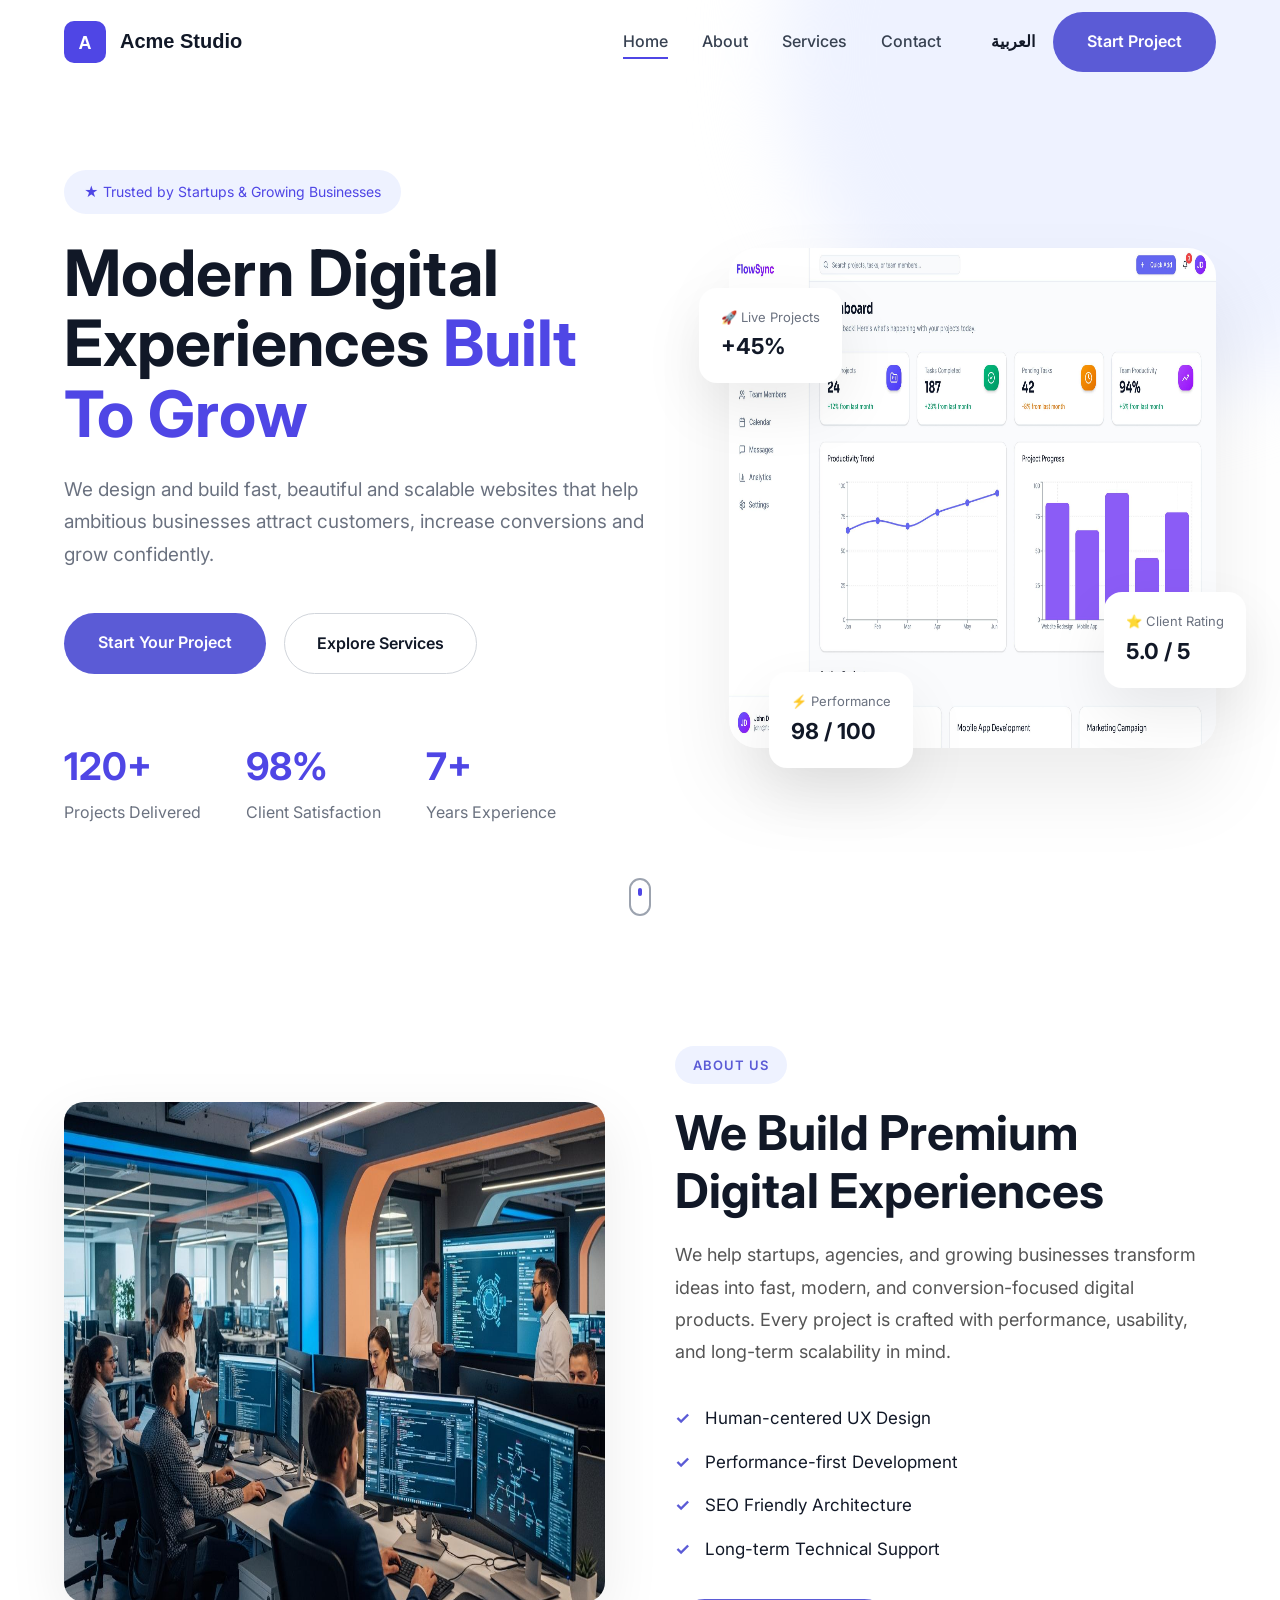
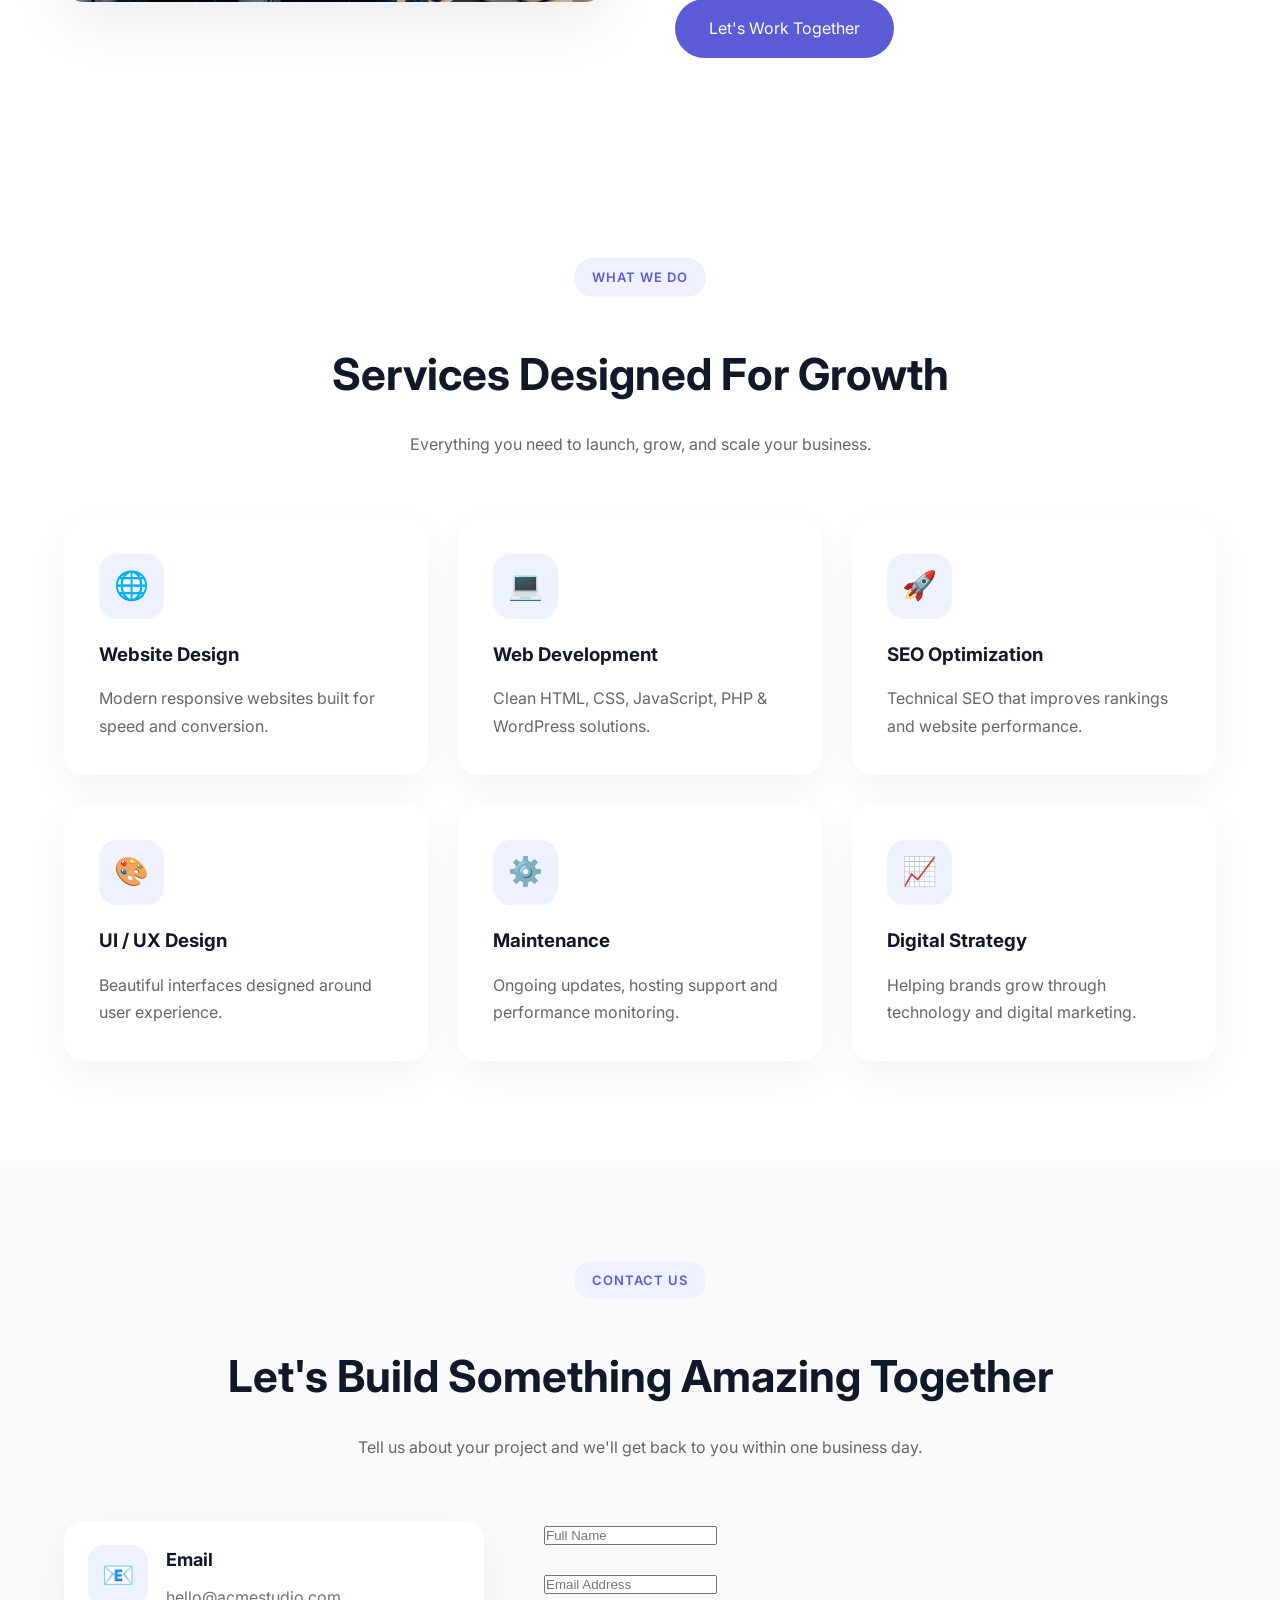
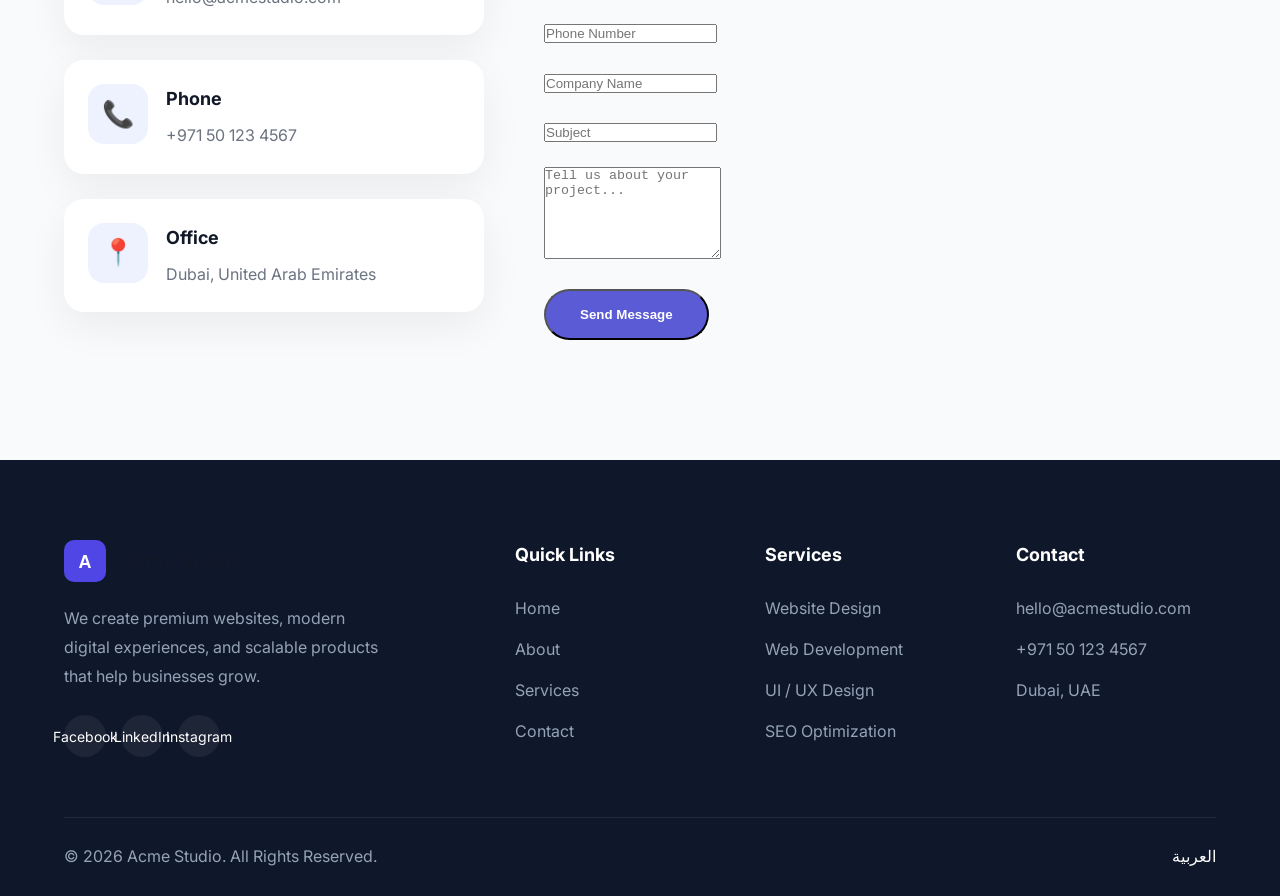
<file: index.html>
<!doctype html>
<html lang="en" dir="ltr">
<head>
  <meta charset="utf-8" />
  <meta name="viewport" content="width=device-width, initial-scale=1, viewport-fit=cover" />
  <meta name="theme-color" content="#0b0f19" />
  <title>Acme Studio — Modern Digital Solutions</title>
  <meta name="description" content="Acme Studio designs and builds premium digital products, websites and brand systems for ambitious companies." />
  <meta property="og:title" content="Acme Studio — Modern Digital Solutions" />
  <meta property="og:description" content="Premium digital products, websites and brand systems." />
  <meta property="og:type" content="website" />
  <meta name="twitter:card" content="summary_large_image" />
  <link rel="icon" href="assets/favicon.svg" type="image/svg+xml">
  <link rel="preconnect" href="https://fonts.googleapis.com" />
  <link rel="preconnect" href="https://fonts.gstatic.com" crossorigin />
  <link rel="stylesheet" href="https://fonts.googleapis.com/css2?family=Inter:wght@400;500;600;700;800&family=Space+Grotesk:wght@500;600;700&display=swap" />
  <link rel="stylesheet" href="style.css">
</head>
<header class="header" id="header">

        <div class="container header-container">

            <!-- Logo -->

            <a href="#" class="logo">

                <img src="assets/logo.svg" alt="Acme Studio">

            </a>

            <!-- Navigation -->

            <nav class="navbar" id="navbar">

                <ul class="nav-menu">

                    <li>
                        <a href="#home" class="active">Home</a>
                    </li>

                    <li>
                        <a href="#about">About</a>
                    </li>

                    <li>
                        <a href="#services">Services</a>
                    </li>

                    <li>
                        <a href="#contact">Contact</a>
                    </li>

                </ul>

                <div class="nav-right">

                    <a href="ar/index.html" class="lang-btn">

                        العربية

                    </a>

                    <a href="#contact" class="btn btn-primary">

                        Start Project

                    </a>

                </div>

            </nav>

            <!-- Mobile Toggle -->

            <button class="menu-toggle" id="menuToggle">

                <span></span>
                <span></span>
                <span></span>

            </button>

        </div>

    </header>





    <!-- ================= HERO ================= -->

    <section class="hero" id="home">

        <div class="container hero-grid">

            <!-- LEFT -->

            <div class="hero-content">

                <span class="hero-tag">

                    ★ Trusted by Startups & Growing Businesses

                </span>

                <h1>

                    Modern Digital Experiences

                    <span>

                        Built To Grow

                    </span>

                </h1>

                <p>

                    We design and build fast, beautiful and scalable websites
                    that help ambitious businesses attract customers, increase
                    conversions and grow confidently.

                </p>

                <div class="hero-buttons">

                    <a href="#contact" class="btn btn-primary">

                        Start Your Project

                    </a>

                    <a href="#services" class="btn btn-outline">

                        Explore Services

                    </a>

                </div>

                <!-- Stats -->

                <div class="hero-stats">

                    <div class="stat">

                        <h3>

                            120+

                        </h3>

                        <span>

                            Projects Delivered

                        </span>

                    </div>

                    <div class="stat">

                        <h3>

                            98%

                        </h3>

                        <span>

                            Client Satisfaction

                        </span>

                    </div>

                    <div class="stat">

                        <h3>

                            7+

                        </h3>

                        <span>

                            Years Experience

                        </span>

                    </div>

                </div>

            </div>

            <!-- RIGHT -->

            <div class="hero-image">

                <img src="assets/hero-dashboard.png"
                    alt="Digital Dashboard">

                <!-- Floating Card -->

                <div class="floating-card card-one">

                    <span>

                        🚀 Live Projects

                    </span>

                    <strong>

                        +45%

                    </strong>

                </div>

                <div class="floating-card card-two">

                    <span>

                        ⭐ Client Rating

                    </span>

                    <strong>

                        5.0 / 5

                    </strong>

                </div>

                <div class="floating-card card-three">

                    <span>

                        ⚡ Performance

                    </span>

                    <strong>

                        98 / 100

                    </strong>

                </div>

            </div>

        </div>

        <!-- Scroll Indicator -->

        <a href="#about" class="scroll-down">

            <span></span>

        </a>

    </section>


    <!-- ABOUT -->
    <!-- =========================
ABOUT SECTION
========================= -->

<section class="about section" id="about">

    <div class="container about-grid">

        <div class="about-image">

            <img src="assets/about.jpg"
                alt="Acme Studio Team">

        </div>

        <div class="about-content">

            <span class="section-tag">
                ABOUT US
            </span>

            <h2>
                We Build Premium Digital Experiences
            </h2>

            <p>
                We help startups, agencies, and growing businesses transform
                ideas into fast, modern, and conversion-focused digital products.
                Every project is crafted with performance, usability, and long-term
                scalability in mind.
            </p>

            <ul class="about-list">

                <li>Human-centered UX Design</li>

                <li>Performance-first Development</li>

                <li>SEO Friendly Architecture</li>

                <li>Long-term Technical Support</li>

            </ul>

            <a href="#contact" class="btn-primary">
                Let's Work Together
            </a>

        </div>

    </div>

</section>





<!-- =========================
SERVICE OVERVIEW
========================= -->

<section class="services section" id="services">

    <div class="container">

        <div class="section-title">

            <span class="section-tag">

                WHAT WE DO

            </span>

            <h2>

                Services Designed For Growth

            </h2>

            <p>

                Everything you need to launch, grow, and scale your business.

            </p>

        </div>

        <div class="service-grid">

            <div class="service-card">

                <div class="icon">
                    🌐
                </div>

                <h3>
                    Website Design
                </h3>

                <p>
                    Modern responsive websites built for speed and conversion.
                </p>

            </div>

            <div class="service-card">

                <div class="icon">
                    💻
                </div>

                <h3>
                    Web Development
                </h3>

                <p>
                    Clean HTML, CSS, JavaScript, PHP & WordPress solutions.
                </p>

            </div>

            <div class="service-card">

                <div class="icon">
                    🚀
                </div>

                <h3>
                    SEO Optimization
                </h3>

                <p>
                    Technical SEO that improves rankings and website performance.
                </p>

            </div>

            <div class="service-card">

                <div class="icon">
                    🎨
                </div>

                <h3>
                    UI / UX Design
                </h3>

                <p>
                    Beautiful interfaces designed around user experience.
                </p>

            </div>

            <div class="service-card">

                <div class="icon">
                    ⚙️
                </div>

                <h3>
                    Maintenance
                </h3>

                <p>
                    Ongoing updates, hosting support and performance monitoring.
                </p>

            </div>

            <div class="service-card">

                <div class="icon">
                    📈
                </div>

                <h3>
                    Digital Strategy
                </h3>

                <p>
                    Helping brands grow through technology and digital marketing.
                </p>

            </div>

        </div>

    </div>

</section>

    <!-- CONTACT -->
 <!-- =========================
CONTACT SECTION
========================= -->

<section class="contact section" id="contact">

    <div class="container">

        <div class="section-title">

            <span class="section-tag">
                CONTACT US
            </span>

            <h2>
                Let's Build Something Amazing Together
            </h2>

            <p>
                Tell us about your project and we'll get back to you within one business day.
            </p>

        </div>

        <div class="contact-grid">

            <!-- Contact Information -->

            <div class="contact-info">

                <div class="info-card">

                    <div class="info-icon">
                        📧
                    </div>

                    <div>

                        <h4>Email</h4>

                        <a href="mailto:hello@acmestudio.com">
                            hello@acmestudio.com
                        </a>

                    </div>

                </div>

                <div class="info-card">

                    <div class="info-icon">
                        📞
                    </div>

                    <div>

                        <h4>Phone</h4>

                        <a href="tel:+971501234567">
                            +971 50 123 4567
                        </a>

                    </div>

                </div>

                <div class="info-card">

                    <div class="info-icon">
                        📍
                    </div>

                    <div>

                        <h4>Office</h4>

                        <p>
                            Dubai, United Arab Emirates
                        </p>

                    </div>

                </div>

            </div>

            <!-- Contact Form -->

          <form
              id="contactForm"
              action="contact.php"
              method="POST">

                <div class="input-group">

                    <input
                        type="text"
                        name="name"
                        placeholder="Full Name"
                        required>

                </div>

                <div class="input-group">

                    <input
                        type="email"
                        name="email"
                        placeholder="Email Address"
                        required>

                </div>

                <div class="input-group">

                    <input
                        type="tel"
                        name="phone"
                        placeholder="Phone Number">

                </div>

                <div class="input-group">

                    <input
                        type="text"
                        name="company"
                        placeholder="Company Name">

                </div>

                <div class="input-group">

                    <input
                        type="text"
                        name="subject"
                        placeholder="Subject"
                        required>

                </div>

                <div class="input-group">

                    <textarea
                        name="message"
                        rows="6"
                        placeholder="Tell us about your project..."
                        required></textarea>

                </div>

                <input type="hidden" name="lang" value="en">

                <button
                    type="submit"
                    class="btn btn-primary">

                    Send Message

                </button>

                <p class="form-status"></p>

            </form>

        </div>

    </div>

</section>

 <!-- =========================
FOOTER
========================= -->

<footer class="footer">

    <div class="container">

        <div class="footer-grid">

            <!-- Brand -->

            <div class="footer-brand">

                <img
                    src="assets/logo.svg"
                    alt="Acme Studio">

                <p>

                    We create premium websites, modern digital experiences,
                    and scalable products that help businesses grow.

                </p>

                <div class="social-links">

                    <a href="#" aria-label="Facebook">
                        Facebook
                    </a>

                    <a href="#" aria-label="LinkedIn">
                        LinkedIn
                    </a>

                    <a href="#" aria-label="Instagram">
                        Instagram
                    </a>

                </div>

            </div>

            <!-- Quick Links -->

            <div class="footer-links">

                <h4>
                    Quick Links
                </h4>

                <ul>

                    <li>
                        <a href="#home">Home</a>
                    </li>

                    <li>
                        <a href="#about">About</a>
                    </li>

                    <li>
                        <a href="#services">Services</a>
                    </li>

                    <li>
                        <a href="#contact">Contact</a>
                    </li>

                </ul>

            </div>

            <!-- Services -->

            <div class="footer-links">

                <h4>
                    Services
                </h4>

                <ul>

                    <li>
                        <a href="#">
                            Website Design
                        </a>
                    </li>

                    <li>
                        <a href="#">
                            Web Development
                        </a>
                    </li>

                    <li>
                        <a href="#">
                            UI / UX Design
                        </a>
                    </li>

                    <li>
                        <a href="#">
                            SEO Optimization
                        </a>
                    </li>

                </ul>

            </div>

            <!-- Contact -->

            <div class="footer-links">

                <h4>
                    Contact
                </h4>

                <ul>

                    <li>
                        hello@acmestudio.com
                    </li>

                    <li>
                        +971 50 123 4567
                    </li>

                    <li>
                        Dubai, UAE
                    </li>

                </ul>

            </div>

        </div>

        <div class="footer-bottom">

            <p>

                © 2026 Acme Studio. All Rights Reserved.

            </p>

            <a href="ar/index.html">

                العربية

            </a>

        </div>

    </div>

</footer>

  <script src="js/script.js" defer></script>
</body>
</html>
</file>
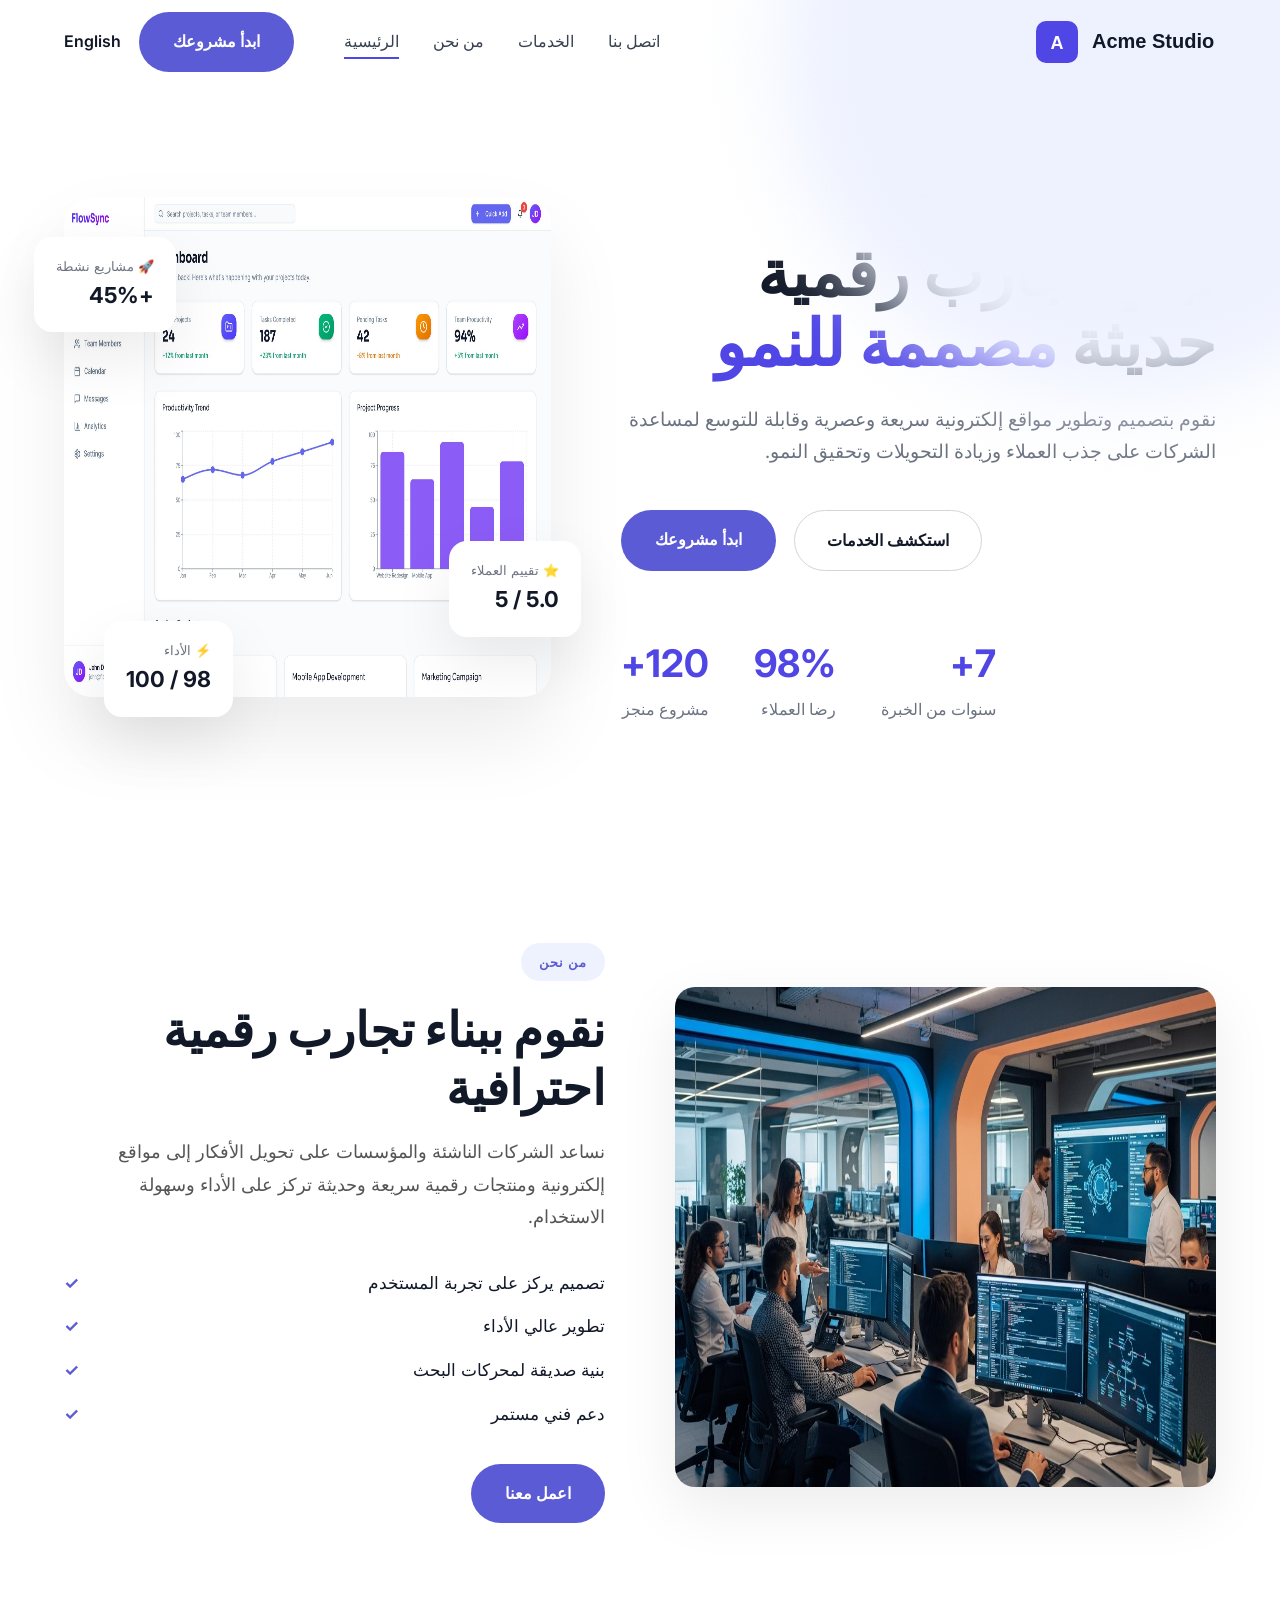
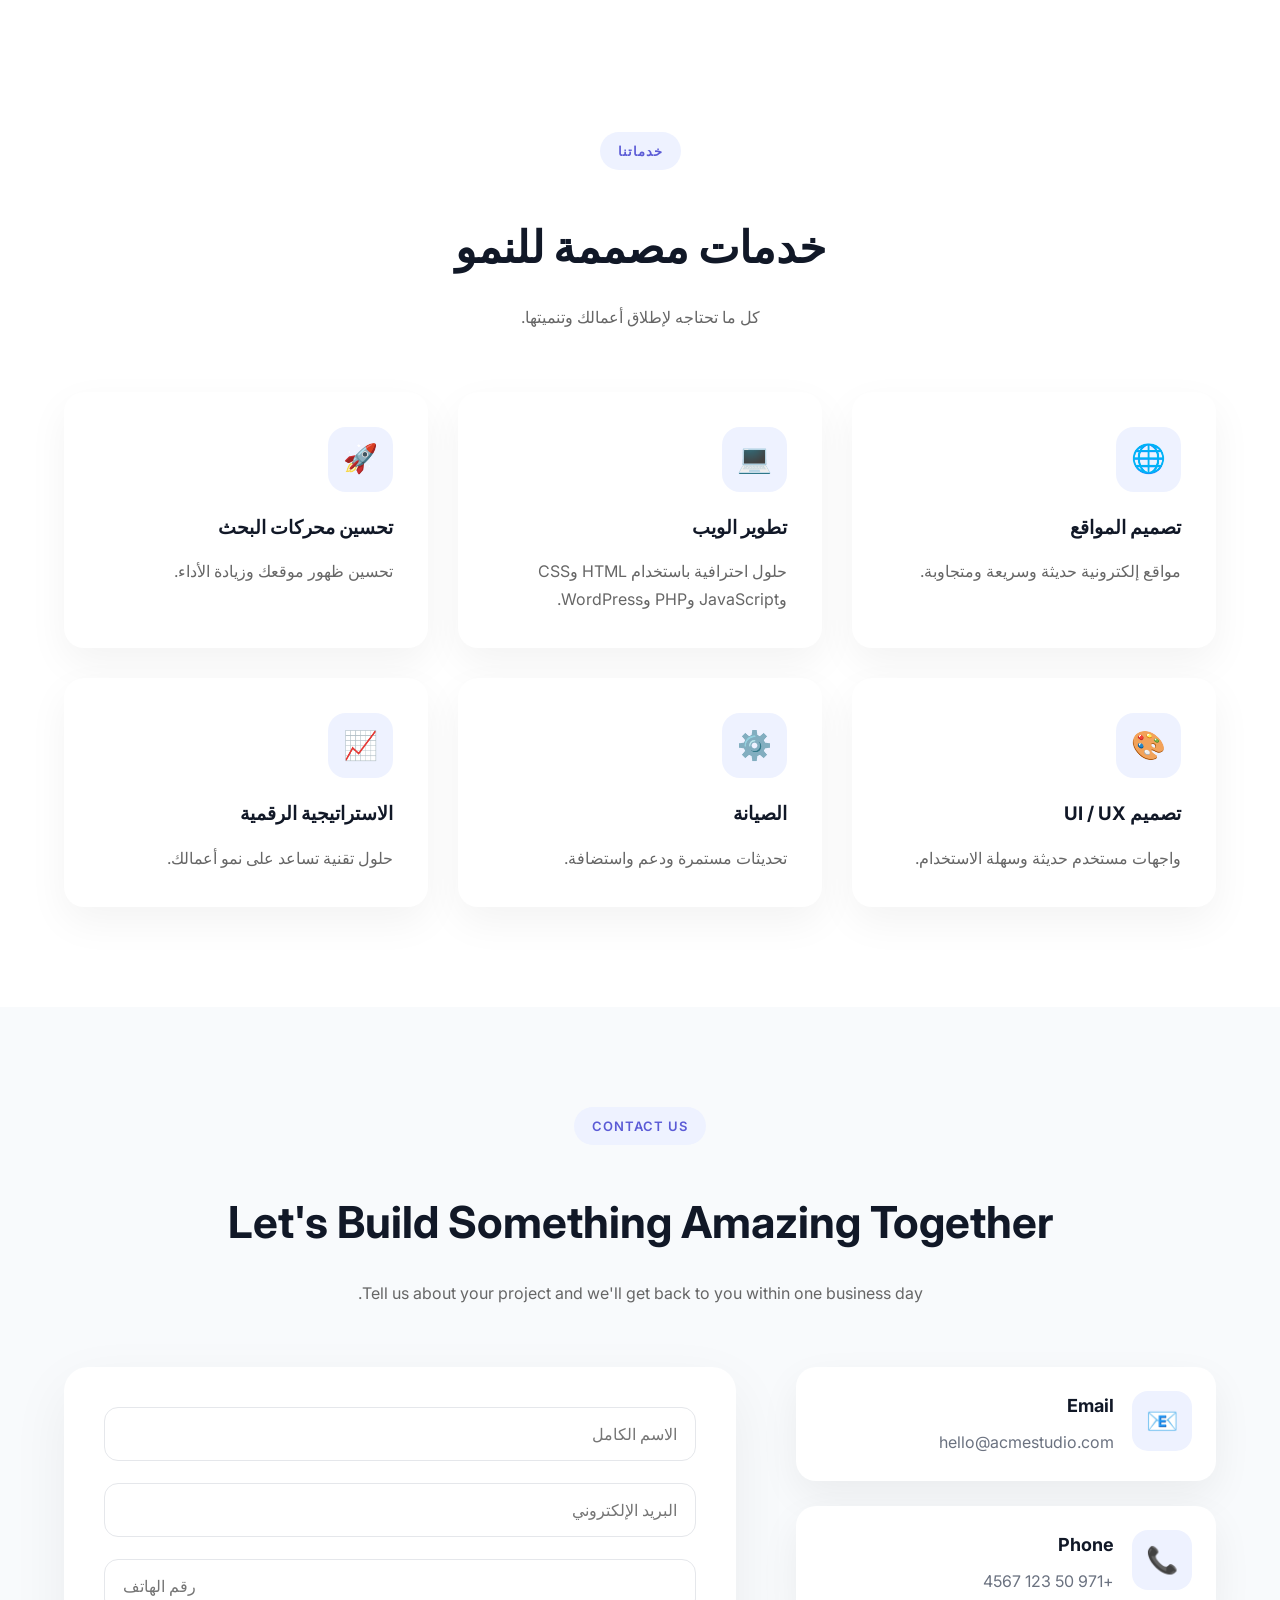
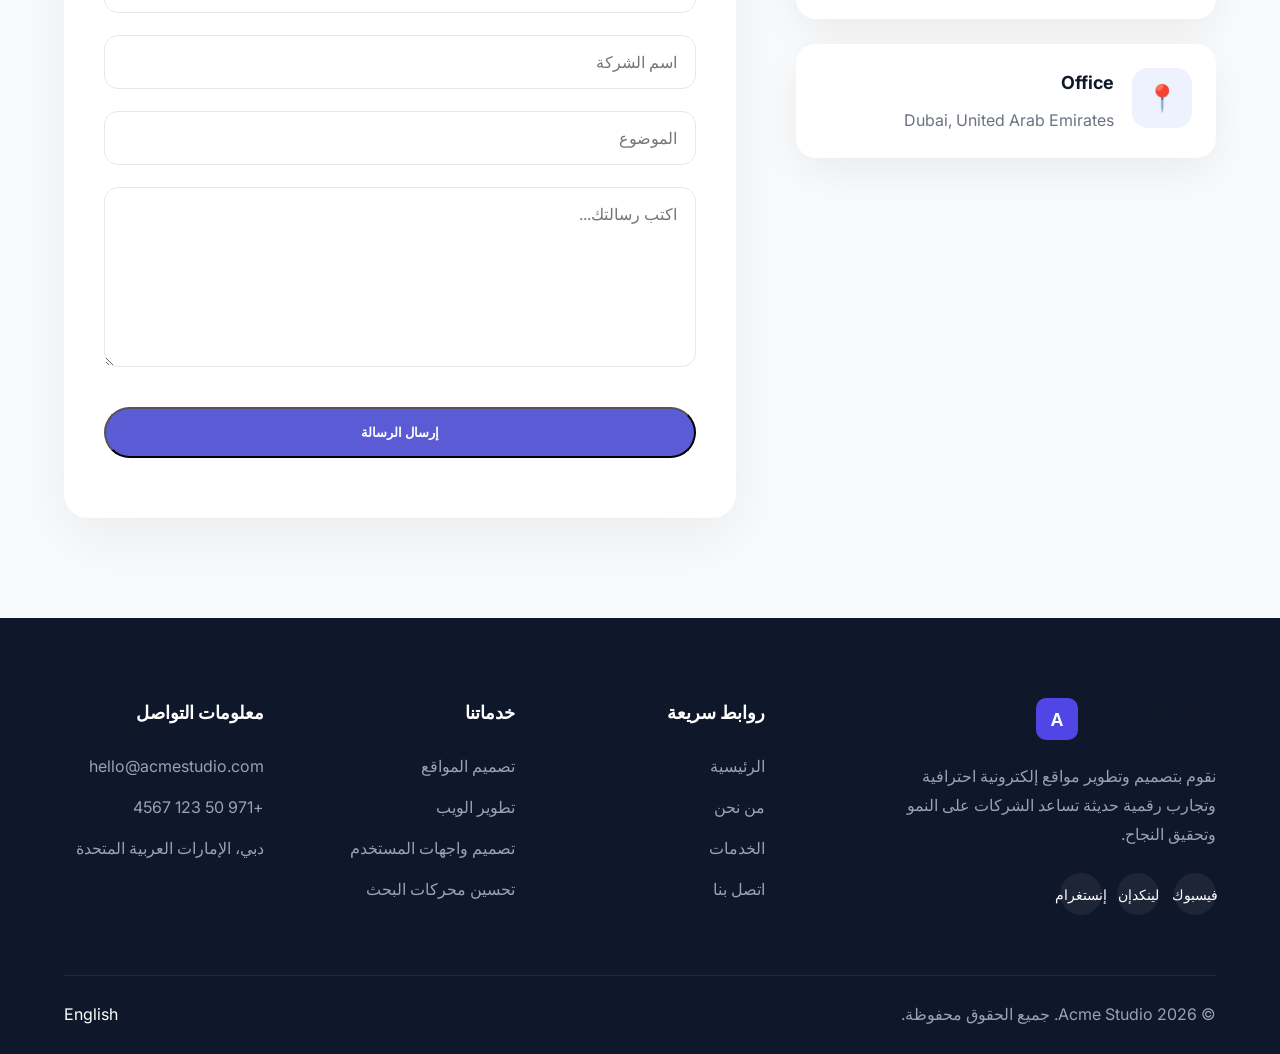
<file: ar/index.html>
<!doctype html>
<html lang="ar" dir="rtl">
<head>
  <meta charset="utf-8" />
  <meta name="viewport" content="width=device-width, initial-scale=1, viewport-fit=cover" />
  <meta name="theme-color" content="#0b0f19" />
  <title>Acme Studio — Modern Digital Solutions</title>
  <meta name="description" content="Acme Studio designs and builds premium digital products, websites and brand systems for ambitious companies." />
  <meta property="og:title" content="Acme Studio — Modern Digital Solutions" />
  <meta property="og:description" content="Premium digital products, websites and brand systems." />
  <meta property="og:type" content="website" />
  <meta name="twitter:card" content="summary_large_image" />
  <link rel="icon" href="../assets/favicon.svg" type="image/svg+xml">
  <link rel="preconnect" href="https://fonts.googleapis.com">
  <link rel="preconnect" href="https://fonts.gstatic.com" crossorigin>
  <link rel="stylesheet" href="https://fonts.googleapis.com/css2?family=Inter:wght@400;500;600;700;800&family=Space+Grotesk:wght@500;600;700&display=swap">
  <link rel="stylesheet" href="../style.css">
</head>
<header class="header" id="header">

        <div class="container header-container">

            <!-- Logo -->

            <a href="#" class="logo">

                <img src="../assets/logo.svg" alt="Acme Studio">

            </a>

            <!-- Navigation -->

            <nav class="navbar" id="navbar">

                <ul class="nav-menu">

                    <li>
                        <a href="#home" class="active">الرئيسية</a>
                    </li>

                    <li>
                        <a href="#about">من نحن</a>
                    </li>

                    <li>
                        <a href="#services">الخدمات</a>
                    </li>

                    <li>
                        <a href="#contact">اتصل بنا</a>
                    </li>

                </ul>

                <div class="nav-right">

                    <a href="../index.html" class="lang-btn">
                        English
                    </a>

                    <a href="#contact" class="btn btn-primary">
                        ابدأ مشروعك
                    </a>

                </div>

            </nav>

            <!-- Mobile Toggle -->

            <button class="menu-toggle" id="menuToggle">

                <span></span>
                <span></span>
                <span></span>

            </button>

        </div>

    </header>





    <!-- ================= HERO ================= -->

    <section class="hero" id="home">

        <div class="container hero-grid">

        <div class="hero-content">

        <span class="hero-tag">

        ★ موثوق من الشركات الناشئة والأعمال المتنامية

        </span>

        <h1>

        نبني تجارب رقمية حديثة

        <span>

        مصممة للنمو

        </span>

        </h1>

        <p>

        نقوم بتصميم وتطوير مواقع إلكترونية سريعة وعصرية وقابلة للتوسع لمساعدة الشركات على جذب العملاء وزيادة التحويلات وتحقيق النمو.

        </p>

        <div class="hero-buttons">

        <a href="#contact" class="btn btn-primary">

        ابدأ مشروعك

        </a>

        <a href="#services" class="btn btn-outline">

        استكشف الخدمات

        </a>

        </div>

        <div class="hero-stats">

        <div class="stat">

        <h3>120+</h3>

        <span>

        مشروع منجز

        </span>

        </div>

        <div class="stat">

        <h3>98%</h3>

        <span>

        رضا العملاء

        </span>

        </div>

        <div class="stat">

        <h3>7+</h3>

        <span>

        سنوات من الخبرة

        </span>

        </div>

        </div>

        </div>

        <div class="hero-image">

        <img src="../assets/hero-dashboard.png" alt="Dashboard">

        <div class="floating-card card-one">

        <span>🚀 مشاريع نشطة</span>

        <strong>+45%</strong>

        </div>

        <div class="floating-card card-two">

        <span>⭐ تقييم العملاء</span>

        <strong>5.0 / 5</strong>

        </div>

        <div class="floating-card card-three">

        <span>⚡ الأداء</span>

        <strong>98 / 100</strong>

        </div>

        </div>

        </div>

    </section>


    <!-- ABOUT -->
    <!-- =========================
ABOUT SECTION
========================= -->

    <section class="about section" id="about">

    <div class="container about-grid">

    <div class="about-image">

    <img src="../assets/about.jpg" alt="About">

    </div>

    <div class="about-content">

    <span class="section-tag">

    من نحن

    </span>

    <h2>

    نقوم ببناء تجارب رقمية احترافية

    </h2>

    <p>

    نساعد الشركات الناشئة والمؤسسات على تحويل الأفكار إلى مواقع إلكترونية ومنتجات رقمية سريعة وحديثة تركز على الأداء وسهولة الاستخدام.

    </p>

    <ul class="about-list">

    <li>تصميم يركز على تجربة المستخدم</li>

    <li>تطوير عالي الأداء</li>

    <li>بنية صديقة لمحركات البحث</li>

    <li>دعم فني مستمر</li>

    </ul>

    <a href="#contact" class="btn btn-primary">

    اعمل معنا

    </a>

    </div>

    </div>

    </section>





<!-- =========================
SERVICE OVERVIEW
========================= -->

<section class="services section" id="services">

<div class="container">

<div class="section-title">

<span class="section-tag">

خدماتنا

</span>

<h2>

خدمات مصممة للنمو

</h2>

<p>

كل ما تحتاجه لإطلاق أعمالك وتنميتها.

</p>

</div>

<div class="service-grid">

<div class="service-card">

<div class="icon">🌐</div>

<h3>تصميم المواقع</h3>

<p>مواقع إلكترونية حديثة وسريعة ومتجاوبة.</p>

</div>

<div class="service-card">

<div class="icon">💻</div>

<h3>تطوير الويب</h3>

<p>حلول احترافية باستخدام HTML وCSS وJavaScript وPHP وWordPress.</p>

</div>

<div class="service-card">

<div class="icon">🚀</div>

<h3>تحسين محركات البحث</h3>

<p>تحسين ظهور موقعك وزيادة الأداء.</p>

</div>

<div class="service-card">

<div class="icon">🎨</div>

<h3>تصميم UI / UX</h3>

<p>واجهات مستخدم حديثة وسهلة الاستخدام.</p>

</div>

<div class="service-card">

<div class="icon">⚙️</div>

<h3>الصيانة</h3>

<p>تحديثات مستمرة ودعم واستضافة.</p>

</div>

<div class="service-card">

<div class="icon">📈</div>

<h3>الاستراتيجية الرقمية</h3>

<p>حلول تقنية تساعد على نمو أعمالك.</p>

</div>

</div>

</div>

</section>

    <!-- CONTACT -->
 <!-- =========================
CONTACT SECTION
========================= -->

<section class="contact section" id="contact">

    <div class="container">

        <div class="section-title">

            <span class="section-tag">
                CONTACT US
            </span>

            <h2>
                Let's Build Something Amazing Together
            </h2>

            <p>
                Tell us about your project and we'll get back to you within one business day.
            </p>

        </div>

        <div class="contact-grid">

            <!-- Contact Information -->

            <div class="contact-info">

                <div class="info-card">

                    <div class="info-icon">
                        📧
                    </div>

                    <div>

                        <h4>Email</h4>

                        <a href="mailto:hello@acmestudio.com">
                            hello@acmestudio.com
                        </a>

                    </div>

                </div>

                <div class="info-card">

                    <div class="info-icon">
                        📞
                    </div>

                    <div>

                        <h4>Phone</h4>

                        <a href="tel:+971501234567">
                            +971 50 123 4567
                        </a>

                    </div>

                </div>

                <div class="info-card">

                    <div class="info-icon">
                        📍
                    </div>

                    <div>

                        <h4>Office</h4>

                        <p>
                            Dubai, United Arab Emirates
                        </p>

                    </div>

                </div>

            </div>

            <!-- Contact Form -->

          <form
                class="contact-form"
                id="contactForm"
                action="../contact.php"
                method="POST">

                <div class="input-group">
                    <input
                        type="text"
                        name="name"
                        placeholder="الاسم الكامل"
                        required>
                </div>

                <div class="input-group">
                    <input
                        type="email"
                        name="email"
                        placeholder="البريد الإلكتروني"
                        required>
                </div>

                <div class="input-group">
                    <input
                        type="tel"
                        name="phone"
                        placeholder="رقم الهاتف">
                </div>

                <div class="input-group">
                    <input
                        type="text"
                        name="company"
                        placeholder="اسم الشركة">
                </div>

                <div class="input-group">
                    <input
                        type="text"
                        name="subject"
                        placeholder="الموضوع"
                        required>
                </div>

                <div class="input-group">
                    <textarea
                        name="message"
                        rows="6"
                        placeholder="اكتب رسالتك..."
                        required></textarea>
                </div>

                <!-- Hidden Language Field -->
                <input type="hidden" name="lang" value="ar">

                <button
                    type="submit"
                    class="btn btn-primary">
                    إرسال الرسالة
                </button>

                <p class="form-status"></p>

            </form>

        </div>

    </div>

</section>

 <!-- =========================
FOOTER
========================= -->

<footer class="footer">

    <div class="container">

        <div class="footer-grid">

            <!-- Brand -->

            <div class="footer-brand">

                <img
                    src="../assets/logo.svg"
                    alt="Acme Studio">

                <p>

                    نقوم بتصميم وتطوير مواقع إلكترونية احترافية وتجارب رقمية حديثة
                    تساعد الشركات على النمو وتحقيق النجاح.

                </p>

                <div class="social-links">

                    <a href="#" aria-label="Facebook">
                        فيسبوك
                    </a>

                    <a href="#" aria-label="LinkedIn">
                        لينكدإن
                    </a>

                    <a href="#" aria-label="Instagram">
                        إنستغرام
                    </a>

                </div>

            </div>

            <!-- Quick Links -->

            <div class="footer-links">

                <h4>

                    روابط سريعة

                </h4>

                <ul>

                    <li>
                        <a href="#home">الرئيسية</a>
                    </li>

                    <li>
                        <a href="#about">من نحن</a>
                    </li>

                    <li>
                        <a href="#services">الخدمات</a>
                    </li>

                    <li>
                        <a href="#contact">اتصل بنا</a>
                    </li>

                </ul>

            </div>

            <!-- Services -->

            <div class="footer-links">

                <h4>

                    خدماتنا

                </h4>

                <ul>

                    <li>
                        <a href="#">
                            تصميم المواقع
                        </a>
                    </li>

                    <li>
                        <a href="#">
                            تطوير الويب
                        </a>
                    </li>

                    <li>
                        <a href="#">
                            تصميم واجهات المستخدم
                        </a>
                    </li>

                    <li>
                        <a href="#">
                            تحسين محركات البحث
                        </a>
                    </li>

                </ul>

            </div>

            <!-- Contact -->

            <div class="footer-links">

                <h4>

                    معلومات التواصل

                </h4>

                <ul>

                    <li>
                        hello@acmestudio.com
                    </li>

                    <li>
                        +971 50 123 4567
                    </li>

                    <li>
                        دبي، الإمارات العربية المتحدة
                    </li>

                </ul>

            </div>

        </div>

        <div class="footer-bottom">

            <p>

                © 2026 Acme Studio. جميع الحقوق محفوظة.

            </p>

            <a href="../index.html">

                English

            </a>

        </div>

    </div>

</footer>

  <script src="../js/script.js"></script>
</body>
</html>
</file>
<file: style.css>
/* ========================================
   RESET
======================================== */

*{
    margin:0;
    padding:0;
    box-sizing:border-box;
}

html{
    scroll-behavior:smooth;
}

body{
    font-family:'Inter',sans-serif;
    color:#111827;
    background:#ffffff;
    line-height:1.7;
    overflow-x:hidden;
}

img{
    display:block;
    max-width:100%;
}

a{
    text-decoration:none;
}

ul{
    list-style:none;
}

.container{
    width:min(1200px,92%);
    margin:auto;
}


/* ========================================
   BUTTONS
======================================== */

.btn{

    display:inline-flex;
    align-items:center;
    justify-content:center;

    padding:16px 32px;

    border-radius:999px;

    font-weight:600;

    transition:.35s;

}

.btn-primary{

    background:#4F46E5;
    color:#fff;

}

.btn-primary:hover{

    transform:translateY(-3px);

    background:#4338CA;

}

.btn-outline{

    border:1px solid #d1d5db;

    color:#111827;

}

.btn-outline:hover{

    background:#111827;

    color:#fff;

}


/* ========================================
HEADER
======================================== */

.header{

    position:fixed;

    top:0;
    left:0;

    width:100%;

    z-index:999;

    transition:.35s;

}

.header.scrolled{

    background:rgba(255,255,255,.88);

    backdrop-filter:blur(20px);

    box-shadow:0 10px 40px rgba(0,0,0,.06);

}

.header-container{

    display:flex;

    align-items:center;

    justify-content:space-between;

    height:84px;

}

.logo img{

    height:42px;

}


/* ========================================
NAVIGATION
======================================== */

.navbar{

    display:flex;

    align-items:center;

    gap:50px;

}

.nav-menu{

    display:flex;

    align-items:center;

    gap:34px;

}

.nav-menu a{

    color:#374151;

    font-weight:500;

    position:relative;

    transition:.3s;

}

.nav-menu a::after{

    content:"";

    position:absolute;

    left:0;

    bottom:-8px;

    width:0;

    height:2px;

    background:#4F46E5;

    transition:.3s;

}

.nav-menu a:hover::after,

.nav-menu .active::after{

    width:100%;

}

.nav-menu a:hover{

    color:#4F46E5;

}

.nav-right{

    display:flex;

    align-items:center;

    gap:18px;

}

.lang-btn{

    color:#111827;

    font-weight:600;

    transition:.3s;

}

.lang-btn:hover{

    color:#4F46E5;

}


/* ========================================
MENU BUTTON
======================================== */

.menu-toggle{

    display:none;

    background:none;

    border:none;

    cursor:pointer;

}

.menu-toggle span{

    display:block;

    width:28px;

    height:3px;

    background:#111827;

    margin:6px 0;

    border-radius:10px;

}


/* ========================================
HERO
======================================== */

.hero{

    padding-top:170px;

    padding-bottom:120px;

    position:relative;

    overflow:hidden;

}

.hero::before{

    content:"";

    position:absolute;

    width:700px;

    height:700px;

    background:#EEF2FF;

    border-radius:50%;

    top:-300px;

    right:-200px;

    filter:blur(40px);

}

.hero-grid{

    display:grid;

    grid-template-columns:1.1fr .9fr;

    gap:70px;

    align-items:center;

}


/* ========================================
HERO CONTENT
======================================== */

.hero-tag{

    display:inline-block;

    padding:10px 20px;

    border-radius:999px;

    background:#EEF2FF;

    color:#4F46E5;

    font-size:14px;

    margin-bottom:24px;

}

.hero-content h1{

    font-size:64px;

    line-height:1.1;

    margin-bottom:25px;

}

.hero-content h1 span{

    color:#4F46E5;

}

.hero-content p{

    font-size:19px;

    color:#6B7280;

    max-width:620px;

}

.hero-buttons{

    display:flex;

    gap:18px;

    margin-top:42px;

}


/* ========================================
STATS
======================================== */

.hero-stats{

    display:flex;

    gap:45px;

    margin-top:60px;

}

.stat h3{

    font-size:38px;

    color:#4F46E5;

}

.stat span{

    color:#6B7280;

}


/* ========================================
IMAGE
======================================== */

.hero-image{

    position:relative;

}

.hero-image img{

    width:100%;
    height:500px ;

    border-radius:28px;

    box-shadow:0 40px 80px rgba(0,0,0,.08);

}


/* ========================================
FLOATING CARDS
======================================== */

.floating-card{

    position:absolute;

    background:#fff;

    border-radius:18px;

    padding:18px 22px;

    box-shadow:0 25px 60px rgba(0,0,0,.08);

    animation:float 4s ease-in-out infinite;

}

.floating-card span{

    display:block;

    color:#6B7280;

    font-size:13px;

}

.floating-card strong{

    font-size:22px;

}

.card-one{

    top:40px;

    left:-30px;

}

.card-two{

    bottom:60px;

    right:-30px;

}

.card-three{

    bottom:-20px;

    left:40px;

}


/* ========================================
SCROLL
======================================== */

.scroll-down{

    position:absolute;

    bottom:30px;

    left:50%;

    transform:translateX(-50%);

}

.scroll-down span{

    display:block;

    width:22px;

    height:38px;

    border:2px solid #9CA3AF;

    border-radius:30px;

    position:relative;

}

.scroll-down span::before{

    content:"";

    position:absolute;

    width:4px;

    height:8px;

    background:#4F46E5;

    left:50%;

    top:8px;

    transform:translateX(-50%);

    border-radius:10px;

    animation:scroll 2s infinite;

}


/* ========================================
ANIMATION
======================================== */

@keyframes float{

    0%,100%{

        transform:translateY(0);

    }

    50%{

        transform:translateY(-12px);

    }

}

@keyframes scroll{

    0%{

        opacity:1;

        transform:translate(-50%,0);

    }

    100%{

        opacity:0;

        transform:translate(-50%,12px);

    }

}

/* ========================================
   TABLET (991px)
======================================== */

@media (max-width:991px){

    .header-container{
        height:74px;
    }

    .hero{
        padding-top:140px;
        padding-bottom:90px;
    }

    .hero-grid{
        grid-template-columns:1fr;
        gap:60px;
        text-align:center;
    }

    .hero-content p{
        margin:0 auto;
    }

    .hero-buttons{
        justify-content:center;
        flex-wrap:wrap;
    }

    .hero-stats{
        justify-content:center;
        flex-wrap:wrap;
        gap:30px;
    }

    .hero-image{
        max-width:700px;
        margin:auto;
    }

    .card-one{
        top:30px;
        left:0;
    }

    .card-two{
        right:0;
        bottom:40px;
    }

    .card-three{
        left:20px;
        bottom:-10px;
    }

}


/* ========================================
   MOBILE MENU
======================================== */

@media (max-width:768px){

    .menu-toggle{
        display:block;
        z-index:1001;
    }

    .navbar{

        position:fixed;

        top:74px;
        left:-100%;

        width:100%;
        height:calc(100vh - 74px);

        background:rgba(255,255,255,.96);

        backdrop-filter:blur(20px);

        display:flex;
        flex-direction:column;
        justify-content:center;
        align-items:center;

        gap:40px;

        transition:.35s;

    }

    .navbar.active{

        left:0;

    }

    .nav-menu{

        flex-direction:column;

        gap:28px;

    }

    .nav-menu a{

        font-size:20px;

    }

    .nav-right{

        flex-direction:column;

        gap:20px;

    }

}


/* ========================================
   MOBILE HERO
======================================== */

@media (max-width:768px){

    .hero{

        padding-top:120px;

        padding-bottom:80px;

    }

    .hero-content h1{

        font-size:42px;

    }

    .hero-content p{

        font-size:17px;

    }

    .hero-buttons{

        flex-direction:column;

        align-items:center;

    }

    .btn{

        width:100%;
        max-width:320px;

    }

    .hero-stats{

        gap:25px;

    }

    .stat{

        width:100%;

    }

    .hero-image{

        margin-top:20px;

    }

    .floating-card{

        position:relative;

        inset:auto;

        margin-top:18px;

        animation:none;

    }

}


/* ========================================
   SMALL MOBILE
======================================== */

@media (max-width:576px){

    .container{

        width:92%;

    }

    .header-container{

        height:68px;

    }

    .navbar{

        top:68px;

        height:calc(100vh - 68px);

    }

    .logo img{

        height:34px;

    }

    .hero{

        padding-top:110px;

        padding-bottom:70px;

    }

    .hero-tag{

        font-size:12px;

        padding:8px 14px;

    }

    .hero-content h1{

        font-size:34px;

        line-height:1.2;

    }

    .hero-content p{

        font-size:16px;

    }

    .hero-buttons{

        gap:14px;

    }

    .btn{

        padding:15px 22px;

        font-size:15px;

    }

    .hero-stats{

        flex-direction:column;

        gap:20px;

    }

    .stat h3{

        font-size:30px;

    }

    .floating-card{

        width:100%;

        text-align:center;

    }

    .scroll-down{

        display:none;

    }

}


/* ========================================
   MENU BUTTON ANIMATION
======================================== */

.menu-toggle.active span:nth-child(1){

    transform:translateY(9px) rotate(45deg);

}

.menu-toggle.active span:nth-child(2){

    opacity:0;

}

.menu-toggle.active span:nth-child(3){

    transform:translateY(-9px) rotate(-45deg);

}

.menu-toggle span{

    transition:.3s;

}


/* ========================================
   STICKY HEADER
======================================== */

.header.scrolled{

    background:rgba(255,255,255,.95);

    backdrop-filter:blur(20px);

    box-shadow:0 10px 30px rgba(0,0,0,.08);

}


/* ========================================
   HERO FADE ANIMATION
======================================== */

.hero-content{

    animation:fadeLeft .8s ease;

}

.hero-image{

    animation:fadeRight .8s ease;

}

@keyframes fadeLeft{

    from{

        opacity:0;
        transform:translateX(-40px);

    }

    to{

        opacity:1;
        transform:none;

    }

}

@keyframes fadeRight{

    from{

        opacity:0;
        transform:translateX(40px);

    }

    to{

        opacity:1;
        transform:none;

    }

}


/* ========================================
   HOVER EFFECTS
======================================== */

.nav-menu a{

    transition:.3s;

}

.nav-menu a:hover{

    color:#4F46E5;

}

.hero-image img{

    transition:.4s;

}

.hero-image img:hover{

    transform:translateY(-8px);

}

.floating-card{

    transition:.3s;

}

.floating-card:hover{

    transform:translateY(-8px);

    box-shadow:0 30px 60px rgba(79,70,229,.18);

}

.btn{

    transition:.3s;

}

.btn:hover{

    box-shadow:0 15px 40px rgba(79,70,229,.25);

}


/* Reveal Animation */

.hidden{
    opacity:0;
    transform:translateY(60px);
    transition:all .8s ease;
}

.show{
    opacity:1;
    transform:translateY(0);
}

/* Ripple Effect */

.btn{
    position:relative;
    overflow:hidden;
}

.ripple{
    position:absolute;
    border-radius:50%;
    transform:scale(0);
    background:rgba(255,255,255,.35);
    animation:ripple .6s linear;
    pointer-events:none;
}

@keyframes ripple{
    to{
        transform:scale(4);
        opacity:0;
    }
}





/* ---------- About ---------- */
.section{

padding:100px 0;

}

.container{

width:min(1200px,90%);
margin:auto;

}

/* ABOUT */

.about-grid{

display:grid;
grid-template-columns:1fr 1fr;
gap:70px;
align-items:center;

}

.about-image img{

width:100%;
height:500px ;
border-radius:20px;
display:block;
box-shadow:0 20px 60px rgba(0,0,0,.08);

}

.section-tag{

display:inline-block;
padding:8px 18px;
border-radius:50px;
background:#eef2ff;
color:#5b5bd6;
font-size:13px;
font-weight:600;
letter-spacing:1px;
margin-bottom:20px;

}

.about-content h2{

font-size:48px;
line-height:1.2;
margin-bottom:20px;

}

.about-content p{

font-size:18px;
line-height:1.8;
color:#555;

}

.about-list{

margin:35px 0;
padding:0;
list-style:none;

}

.about-list li{

margin-bottom:15px;
font-size:17px;
padding-left:30px;
position:relative;

}

.about-list li::before{

content:"✓";
position:absolute;
left:0;
color:#5b5bd6;
font-weight:bold;

}

.btn-primary{

display:inline-block;
padding:16px 34px;
background:#5b5bd6;
color:#fff;
text-decoration:none;
border-radius:50px;
transition:.3s;

}

.btn-primary:hover{

transform:translateY(-4px);

}

/* SERVICES */

.section-title{

text-align:center;
margin-bottom:60px;

}

.section-title h2{

font-size:44px;
margin:20px 0;

}

.section-title p{

color:#666;
max-width:700px;
margin:auto;

}

.service-grid{

display:grid;
grid-template-columns:repeat(3,1fr);
gap:30px;

}

.service-card{

padding:35px;
background:#fff;
border-radius:20px;
box-shadow:0 15px 40px rgba(0,0,0,.05);
transition:.4s;

}

.service-card:hover{

transform:translateY(-10px);

box-shadow:0 30px 60px rgba(0,0,0,.08);

}

.icon{

width:65px;
height:65px;
background:#eef2ff;
display:flex;
align-items:center;
justify-content:center;
border-radius:18px;
font-size:28px;
margin-bottom:20px;

}

.service-card h3{

margin-bottom:15px;

}

.service-card p{

color:#666;
line-height:1.7;

}

/* Responsive */

@media(max-width:991px){

.about-grid{

grid-template-columns:1fr;

}

.service-grid{

grid-template-columns:repeat(2,1fr);

}

.about-content h2{

font-size:38px;

}

}

.hidden{

opacity:0;
transform:translateY(60px);
transition:.8s ease;

}

.show{

opacity:1;
transform:translateY(0);

}

@media(max-width:767px){

.service-grid{

grid-template-columns:1fr;

}

.about-content h2{

font-size:32px;

}

.section{

padding:70px 0;

}

}

/* ===================================
   CONTACT SECTION
=================================== */

.contact{
    padding:100px 0;
    background:#f8fafc;
}

.contact-grid{
    display:grid;
    grid-template-columns:420px 1fr;
    gap:60px;
    margin-top:60px;
}

/* Contact Info */

.contact-info{
    display:flex;
    flex-direction:column;
    gap:25px;
}

.info-card{
    display:flex;
    align-items:flex-start;
    gap:18px;
    background:#fff;
    padding:24px;
    border-radius:20px;
    box-shadow:0 15px 40px rgba(0,0,0,.06);
    transition:.35s;
}

.info-card:hover{
    transform:translateY(-6px);
    box-shadow:0 20px 50px rgba(79,70,229,.15);
}

.info-icon{
    width:60px;
    height:60px;
    border-radius:16px;
    background:#eef2ff;
    color:#4f46e5;
    display:flex;
    justify-content:center;
    align-items:center;
    font-size:26px;
}

.info-card h4{
    margin-bottom:8px;
    font-size:18px;
}

.info-card a,
.info-card p{
    color:#6b7280;
}

/* Form */

.contact-form{
    background:#fff;
    padding:40px;
    border-radius:24px;
    box-shadow:0 20px 60px rgba(0,0,0,.06);
}

.input-group{
    margin-bottom:22px;
}

.contact-form input,
.contact-form textarea{

    width:100%;

    padding:16px 18px;

    border:1px solid #e5e7eb;

    border-radius:14px;

    font-size:16px;

    transition:.3s;

    outline:none;

    font-family:inherit;

}

.contact-form textarea{

    resize:vertical;

    min-height:180px;

}

.contact-form input:focus,
.contact-form textarea:focus{

    border-color:#4f46e5;

    box-shadow:0 0 0 4px rgba(79,70,229,.12);

}

.contact-form .btn{

    width:100%;

    margin-top:10px;

}

.form-status{

    margin-top:20px;

    text-align:center;

    font-weight:600;

}

/* Tablet */

@media(max-width:991px){

.contact-grid{

grid-template-columns:1fr;

}

}

/* Mobile */

@media(max-width:768px){

.contact{

padding:70px 0;

}

.contact-form{

padding:28px;

}

.info-card{

padding:20px;

}

}



/* ===================================
   FOOTER
=================================== */

.footer{

    background:#0f172a;

    color:#cbd5e1;

    padding:80px 0 25px;

}

.footer-grid{

    display:grid;

    grid-template-columns:2fr 1fr 1fr 1fr;

    gap:50px;

}

/* Brand */

.footer-brand img{

    height:42px;

    margin-bottom:22px;

}

.footer-brand p{

    color:#94a3b8;

    line-height:1.8;

    max-width:320px;

}

/* Social */

.social-links{

    display:flex;

    gap:15px;

    margin-top:25px;

}

.social-links a{

    width:42px;

    height:42px;

    border-radius:50%;

    background:rgba(255,255,255,.06);

    display:flex;

    justify-content:center;

    align-items:center;

    color:#fff;

    transition:.3s;

    font-size:14px;

}

.social-links a:hover{

    background:#4f46e5;

    transform:translateY(-4px);

}

/* Links */

.footer-links h4{

    color:#fff;

    margin-bottom:24px;

    font-size:18px;

}

.footer-links ul{

    display:flex;

    flex-direction:column;

    gap:14px;

}

.footer-links a{

    color:#94a3b8;

    transition:.3s;

}

.footer-links a:hover{

    color:#fff;

    padding-left:6px;

}

.footer-links li{

    color:#94a3b8;

}

/* Bottom */

.footer-bottom{

    border-top:1px solid rgba(255,255,255,.08);

    margin-top:60px;

    padding-top:25px;

    display:flex;

    justify-content:space-between;

    align-items:center;

}

.footer-bottom p{

    color:#94a3b8;

}

.footer-bottom a{

    color:#fff;

    transition:.3s;

}

.footer-bottom a:hover{

    color:#6366f1;

}

/* Tablet */

@media(max-width:991px){

.footer-grid{

grid-template-columns:repeat(2,1fr);

gap:40px;

}

}

/* Mobile */

@media(max-width:768px){

.footer{

padding:60px 0 20px;

}

.footer-grid{

grid-template-columns:1fr;

text-align:center;

}

.footer-brand p{

margin:auto;

}

.social-links{

justify-content:center;

}

.footer-bottom{

flex-direction:column;

gap:15px;

text-align:center;

}

}
*



html[dir="rtl"] {
    direction: rtl;
}

html[dir="rtl"] .hero-grid,
html[dir="rtl"] .about-grid,
html[dir="rtl"] .contact-grid,
html[dir="rtl"] .header-container {
    direction: rtl;
}

html[dir="rtl"] .nav-menu {
    flex-direction: row-reverse;
}

html[dir="rtl"] .hero-buttons,
html[dir="rtl"] .hero-stats,
html[dir="rtl"] .nav-right {
    flex-direction: row-reverse;
}

html[dir="rtl"] .hero-content,
html[dir="rtl"] .about-content,
html[dir="rtl"] .contact-info,
html[dir="rtl"] .contact-form {
    text-align: right;
}
</file>
